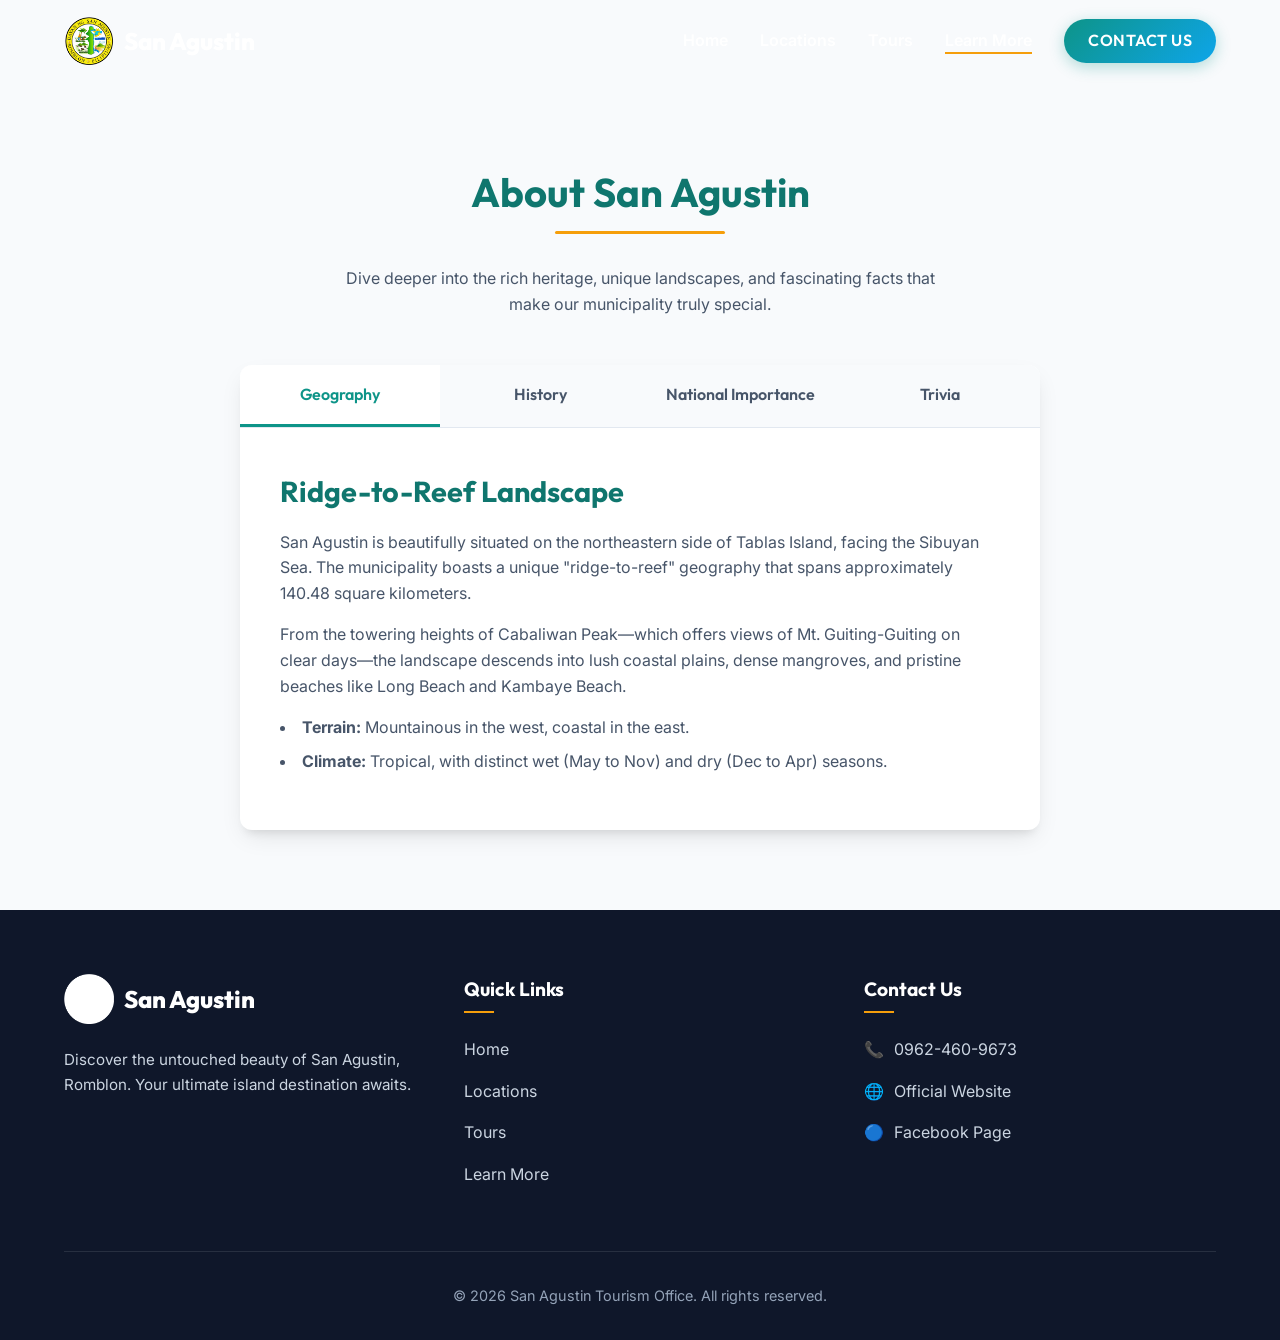
<file: learn-more.html>
<!DOCTYPE html>
<html lang="en">
<head>
    <meta charset="UTF-8">
    <meta name="viewport" content="width=device-width, initial-scale=1.0">
    <title>Learn More | San Agustin Tourism</title>
    <meta name="description" content="Learn about the history, geography, and trivia of San Agustin, Romblon.">
    <link rel="stylesheet" href="styles.css">
</head>
<body style="padding-top: 80px;">

    <header class="scrolled">
        <div class="container">
            <a href="index.html" class="logo">
                <img src="assets/logo San Agustin.png" alt="San Agustin Logo">
                <span>San Agustin</span>
            </a>
            
            <button class="mobile-menu-btn" aria-label="Toggle menu">
                &#9776;
            </button>
            
            <nav>
                <ul>
                    <li><a href="index.html">Home</a></li>
                    <li><a href="locations.html">Locations</a></li>
                    <li><a href="tours.html">Tours</a></li>
                    <li><a href="learn-more.html" class="active">Learn More</a></li>
                    <li><a href="tel:09624609673" class="btn btn-primary" style="color: white; border-radius: 50px; padding: 0.6rem 1.5rem;">Contact Us</a></li>
                </ul>
            </nav>
        </div>
    </header>

    <section class="section container">
        <div class="section-heading fade-in">
            <h2>About San Agustin</h2>
            <p style="color: var(--text-secondary); margin-top: 1rem; max-width: 600px; margin-inline: auto;">Dive deeper into the rich heritage, unique landscapes, and fascinating facts that make our municipality truly special.</p>
        </div>
        
        <div class="tabs-container fade-in">
            <div class="tabs-header">
                <button class="tab-btn active" data-tab="geography">Geography</button>
                <button class="tab-btn" data-tab="history">History</button>
                <button class="tab-btn" data-tab="national">National Importance</button>
                <button class="tab-btn" data-tab="trivia">Trivia</button>
            </div>
            
            <!-- Geography Tab -->
            <div id="geography" class="tab-content active">
                <h3>Ridge-to-Reef Landscape</h3>
                <p>San Agustin is beautifully situated on the northeastern side of Tablas Island, facing the Sibuyan Sea. The municipality boasts a unique "ridge-to-reef" geography that spans approximately 140.48 square kilometers.</p>
                <p>From the towering heights of Cabaliwan Peak—which offers views of Mt. Guiting-Guiting on clear days—the landscape descends into lush coastal plains, dense mangroves, and pristine beaches like Long Beach and Kambaye Beach.</p>
                <ul>
                    <li><strong>Terrain:</strong> Mountainous in the west, coastal in the east.</li>
                    <li><strong>Climate:</strong> Tropical, with distinct wet (May to Nov) and dry (Dec to Apr) seasons.</li>
                </ul>
            </div>
            
            <!-- History Tab -->
            <div id="history" class="tab-content">
                <h3>From Guintigui-an to San Agustin</h3>
                <p>The area's original name was <strong>Guintigui-an</strong>, named after the abundance of a local fish called 'tigue'. It was initially inhabited by Negrito and Mangyan tribes before migrants, notably the Montesa family from Romblon Island, settled the region.</p>
                <p>During the Spanish Era (around 1635), a settlement was established and the first church was built using coral stone and lime. For a long period in its later history, the town was known as <strong>Badajoz</strong>.</p>
                <p>On June 20, 1957, Republic Act No. 1660 officially renamed the town to <strong>San Agustin</strong>, in honor of its patron saint, St. Augustine of Hippo.</p>
            </div>
            
            <!-- National Importance Tab -->
            <div id="national" class="tab-content">
                <h3>Eco-Tourism and Agriculture Hub</h3>
                <p>San Agustin plays a crucial role in the province of Romblon, balancing environmental preservation with economic growth. As an emerging eco-tourism destination, it houses protected marine areas that are vital to national biodiversity conservation efforts.</p>
                <p>Economically, San Agustin is an agricultural powerhouse within the province. About half of its workforce is engaged in farming and fishing.</p>
                <ul>
                    <li><strong>Coconut Farming:</strong> The primary agricultural driver of the local economy.</li>
                    <li><strong>Cottage Industries:</strong> Known for traditional raffia weaving and crafting brooms from tiger grass.</li>
                </ul>
            </div>
            
            <!-- Trivia Tab -->
            <div id="trivia" class="tab-content">
                <h3>Fascinating Facts</h3>
                <p>Discover some of the unique things you might not know about San Agustin:</p>
                <ul>
                    <li><strong>The Only Blue Hole:</strong> San Agustin is home to the only known "Blue Hole" in the Philippines, a massive underwater sinkhole that draws scuba divers globally.</li>
                    <li><strong>Sunken Spanish Galleon:</strong> The waters off Barangay Carmen hold a sunken Spanish galleon, adding a touch of historical mystery to diving expeditions.</li>
                    <li><strong>Festivals:</strong> The town vibrantly celebrates the <em>Kalipayan Festival</em> to honor St. Augustine, alongside the <em>Sabwagan Festival</em> in Brgy. Carmen.</li>
                    <li><strong>Language:</strong> The primary language spoken by the locals is Romblomanon.</li>
                </ul>
            </div>
        </div>
    </section>

    <footer>
        <div class="container">
            <div class="footer-grid">
                <div class="footer-col">
                    <a href="index.html" class="logo" style="margin-bottom: 1.5rem; display: inline-flex;">
                        <img src="assets/logo San Agustin.png" alt="San Agustin Logo" style="filter: brightness(0) invert(1);">
                        <span style="color: white;">San Agustin</span>
                    </a>
                    <p>Discover the untouched beauty of San Agustin, Romblon. Your ultimate island destination awaits.</p>
                </div>
                
                <div class="footer-col">
                    <h3>Quick Links</h3>
                    <ul class="contact-info" style="list-style: none; padding: 0;">
                        <li><a href="index.html">Home</a></li>
                        <li><a href="locations.html">Locations</a></li>
                        <li><a href="tours.html">Tours</a></li>
                        <li><a href="learn-more.html">Learn More</a></li>
                    </ul>
                </div>
                
                <div class="footer-col">
                    <h3>Contact Us</h3>
                    <ul class="contact-info" style="list-style: none; padding: 0;">
                        <li>
                            <span>📞</span> 
                            <a href="tel:09624609673">0962-460-9673</a>
                        </li>
                        <li>
                            <span>🌐</span> 
                            <a href="https://sanagustinromblon.gov.ph/home" target="_blank" rel="noopener noreferrer">Official Website</a>
                        </li>
                        <li>
                            <span>🔵</span> 
                            <a href="https://www.facebook.com/uswagsanagustin" target="_blank" rel="noopener noreferrer">Facebook Page</a>
                        </li>
                    </ul>
                </div>
            </div>
            
            <div class="footer-bottom">
                <p>&copy; 2026 San Agustin Tourism Office. All rights reserved.</p>
            </div>
        </div>
    </footer>

    <script src="script.js"></script>
</body>
</html>
</file>
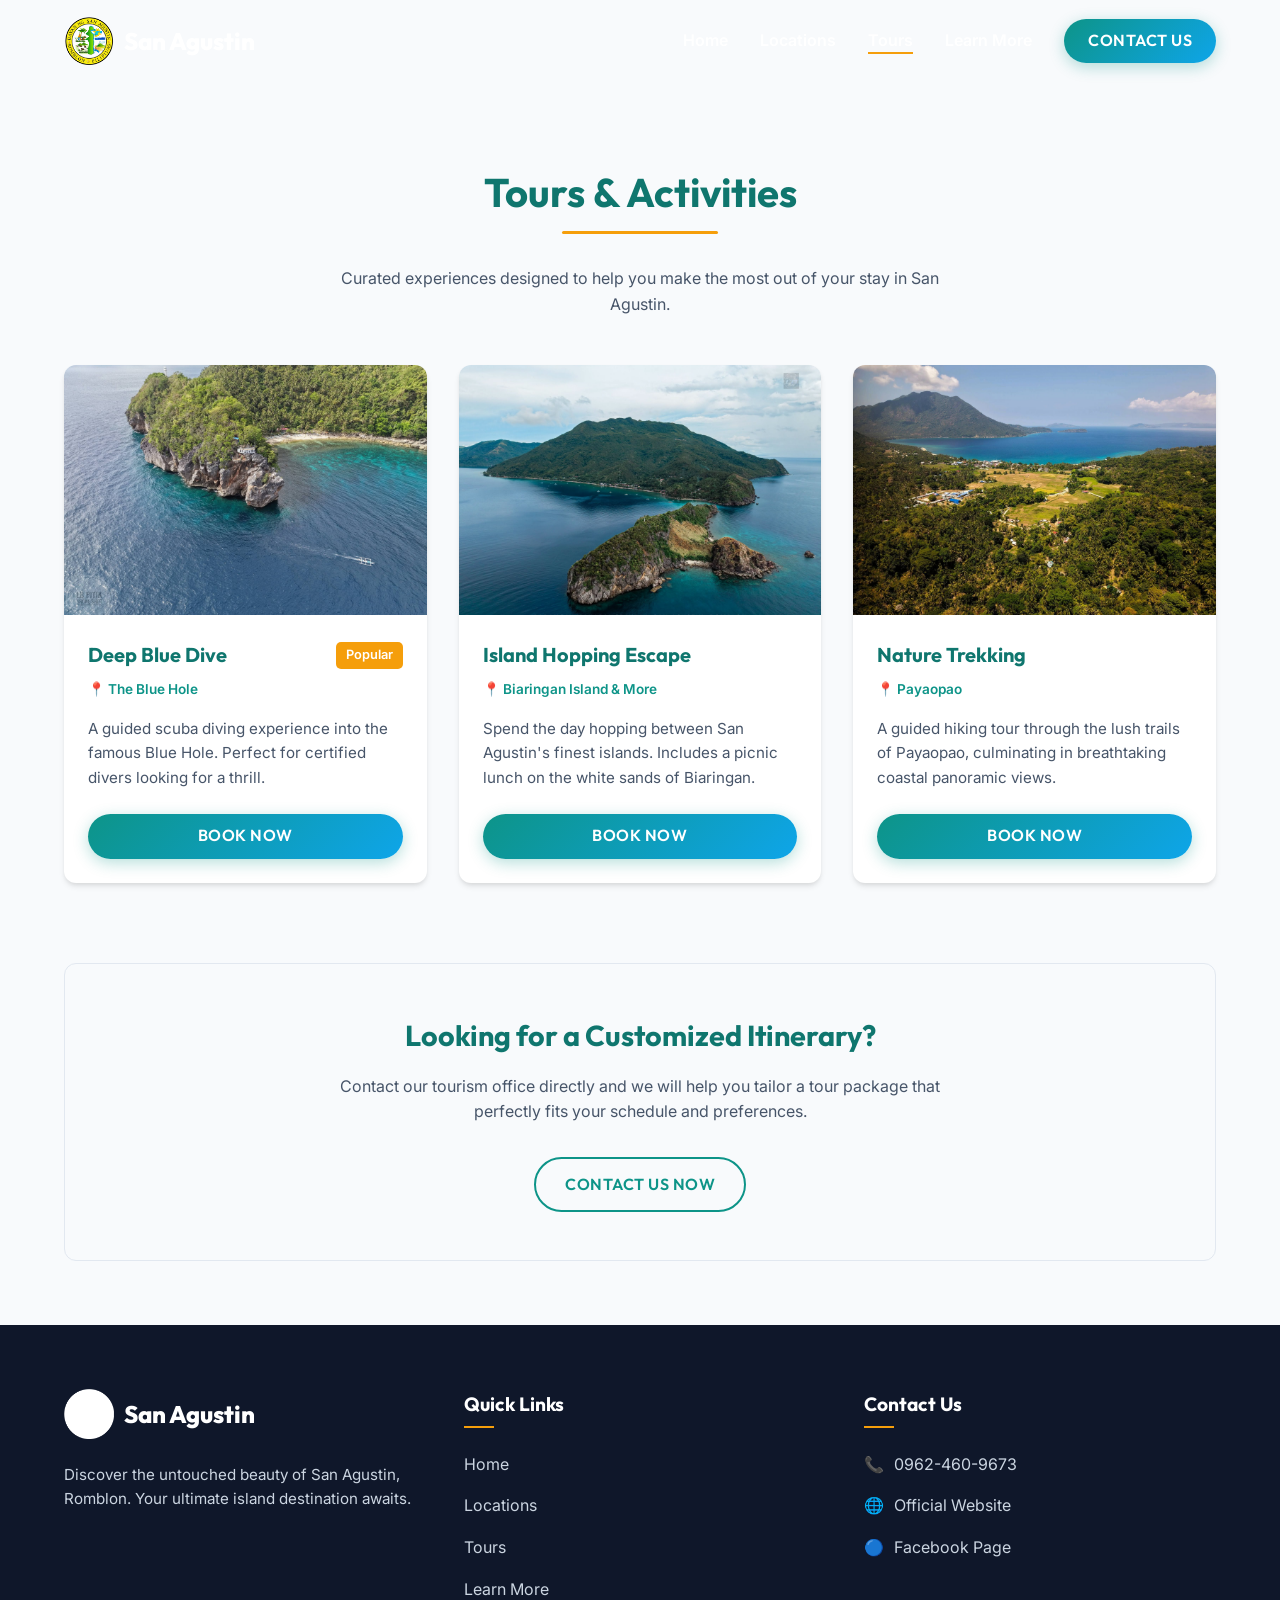
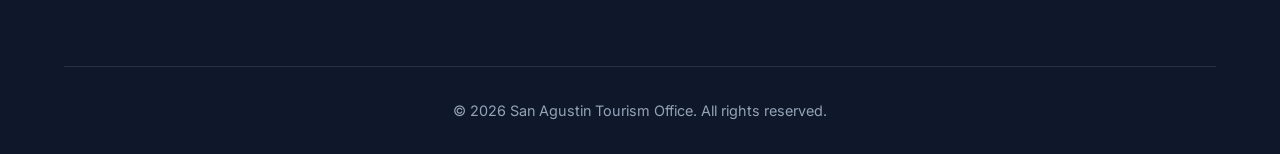
<file: tours.html>
<!DOCTYPE html>
<html lang="en">
<head>
    <meta charset="UTF-8">
    <meta name="viewport" content="width=device-width, initial-scale=1.0">
    <title>Tours & Activities | San Agustin Tourism</title>
    <meta name="description" content="Book your tours and activities in San Agustin, Romblon.">
    <link rel="stylesheet" href="styles.css">
</head>
<body style="padding-top: 80px;">

    <header class="scrolled">
        <div class="container">
            <a href="index.html" class="logo">
                <img src="assets/logo San Agustin.png" alt="San Agustin Logo">
                <span>San Agustin</span>
            </a>
            
            <button class="mobile-menu-btn" aria-label="Toggle menu">
                &#9776;
            </button>
            
            <nav>
                <ul>
                    <li><a href="index.html">Home</a></li>
                    <li><a href="locations.html">Locations</a></li>
                    <li><a href="tours.html" class="active">Tours</a></li>
                    <li><a href="learn-more.html">Learn More</a></li>
                    <li><a href="tel:09624609673" class="btn btn-primary" style="color: white; border-radius: 50px; padding: 0.6rem 1.5rem;">Contact Us</a></li>
                </ul>
            </nav>
        </div>
    </header>

    <section class="section container">
        <div class="section-heading fade-in">
            <h2>Tours & Activities</h2>
            <p style="color: var(--text-secondary); margin-top: 1rem; max-width: 600px; margin-inline: auto;">Curated experiences designed to help you make the most out of your stay in San Agustin.</p>
        </div>
        
        <div class="grid grid-3">
            <!-- Tour 1 -->
            <div class="card fade-in">
                <div class="card-img-wrapper">
                    <img src="locations/mabaybay_bluehole.jpg" alt="Diving at Blue Hole" class="card-img">
                </div>
                <div class="card-content">
                    <div style="display: flex; justify-content: space-between; align-items: center; margin-bottom: 0.5rem;">
                        <h3 class="card-title" style="margin: 0;">Deep Blue Dive</h3>
                        <span style="background: var(--accent-color); color: white; padding: 0.2rem 0.6rem; border-radius: 5px; font-size: 0.8rem; font-weight: 600;">Popular</span>
                    </div>
                    <p style="font-size: 0.85rem; color: var(--primary-color); margin-bottom: 1rem; font-weight: 600;">📍 The Blue Hole</p>
                    <p class="card-desc">A guided scuba diving experience into the famous Blue Hole. Perfect for certified divers looking for a thrill.</p>
                    <a href="tel:09624609673" class="btn btn-primary" style="width: 100%; text-align: center; padding: 0.6rem;">Book Now</a>
                </div>
            </div>
            
            <!-- Tour 2 -->
            <div class="card fade-in" style="transition-delay: 0.1s;">
                <div class="card-img-wrapper">
                    <img src="locations/mabaybay_biaringanisland.jpg" alt="Island Hopping" class="card-img">
                </div>
                <div class="card-content">
                    <h3 class="card-title">Island Hopping Escape</h3>
                    <p style="font-size: 0.85rem; color: var(--primary-color); margin-bottom: 1rem; font-weight: 600;">📍 Biaringan Island & More</p>
                    <p class="card-desc">Spend the day hopping between San Agustin's finest islands. Includes a picnic lunch on the white sands of Biaringan.</p>
                    <a href="tel:09624609673" class="btn btn-primary" style="width: 100%; text-align: center; padding: 0.6rem;">Book Now</a>
                </div>
            </div>

            <!-- Tour 3 -->
            <div class="card fade-in" style="transition-delay: 0.2s;">
                <div class="card-img-wrapper">
                    <img src="locations/payaopao1.jpg" alt="Payaopao Trek" class="card-img">
                </div>
                <div class="card-content">
                    <h3 class="card-title">Nature Trekking</h3>
                    <p style="font-size: 0.85rem; color: var(--primary-color); margin-bottom: 1rem; font-weight: 600;">📍 Payaopao</p>
                    <p class="card-desc">A guided hiking tour through the lush trails of Payaopao, culminating in breathtaking coastal panoramic views.</p>
                    <a href="tel:09624609673" class="btn btn-primary" style="width: 100%; text-align: center; padding: 0.6rem;">Book Now</a>
                </div>
            </div>
        </div>
    </section>

    <!-- Custom Banner for customized tours -->
    <section class="container fade-in">
        <div style="background: var(--bg-color); border: 1px solid #e2e8f0; padding: 3rem; border-radius: var(--border-radius); text-align: center; margin-bottom: 4rem;">
            <h3 style="font-size: 1.8rem; margin-bottom: 1rem; color: var(--primary-dark);">Looking for a Customized Itinerary?</h3>
            <p style="color: var(--text-secondary); margin-bottom: 2rem; max-width: 600px; margin-inline: auto;">Contact our tourism office directly and we will help you tailor a tour package that perfectly fits your schedule and preferences.</p>
            <a href="tel:09624609673" class="btn btn-secondary">Contact Us Now</a>
        </div>
    </section>

    <footer>
        <div class="container">
            <div class="footer-grid">
                <div class="footer-col">
                    <a href="index.html" class="logo" style="margin-bottom: 1.5rem; display: inline-flex;">
                        <img src="assets/logo San Agustin.png" alt="San Agustin Logo" style="filter: brightness(0) invert(1);">
                        <span style="color: white;">San Agustin</span>
                    </a>
                    <p>Discover the untouched beauty of San Agustin, Romblon. Your ultimate island destination awaits.</p>
                </div>
                
                <div class="footer-col">
                    <h3>Quick Links</h3>
                    <ul class="contact-info" style="list-style: none; padding: 0;">
                        <li><a href="index.html">Home</a></li>
                        <li><a href="locations.html">Locations</a></li>
                        <li><a href="tours.html">Tours</a></li>
                        <li><a href="learn-more.html">Learn More</a></li>
                    </ul>
                </div>
                
                <div class="footer-col">
                    <h3>Contact Us</h3>
                    <ul class="contact-info" style="list-style: none; padding: 0;">
                        <li>
                            <span>📞</span> 
                            <a href="tel:09624609673">0962-460-9673</a>
                        </li>
                        <li>
                            <span>🌐</span> 
                            <a href="https://sanagustinromblon.gov.ph/home" target="_blank" rel="noopener noreferrer">Official Website</a>
                        </li>
                        <li>
                            <span>🔵</span> 
                            <a href="https://www.facebook.com/uswagsanagustin" target="_blank" rel="noopener noreferrer">Facebook Page</a>
                        </li>
                    </ul>
                </div>
            </div>
            
            <div class="footer-bottom">
                <p>&copy; 2026 San Agustin Tourism Office. All rights reserved.</p>
            </div>
        </div>
    </footer>

    <script src="script.js"></script>
</body>
</html>
</file>
<file: styles.css>
/* Google Fonts */
@import url('https://fonts.googleapis.com/css2?family=Inter:wght@300;400;600;700&family=Outfit:wght@400;600;800&display=swap');

/* CSS Variables for Premium Design System */
:root {
  --primary-color: #0d9488; /* Tropical Green-Blue */
  --primary-dark: #0f766e;
  --secondary-color: #0ea5e9; /* Ocean Blue */
  --accent-color: #f59e0b; /* Golden Sun */
  --bg-color: #f8fafc;
  --text-primary: #0f172a;
  --text-secondary: #475569;
  --white: #ffffff;
  
  --font-heading: 'Outfit', sans-serif;
  --font-body: 'Inter', sans-serif;
  
  --transition-speed: 0.3s;
  --border-radius: 12px;
  --box-shadow: 0 10px 25px -5px rgba(0, 0, 0, 0.1), 0 8px 10px -6px rgba(0, 0, 0, 0.1);
}

/* Reset & Base Styles */
* {
  margin: 0;
  padding: 0;
  box-sizing: border-box;
}

body {
  font-family: var(--font-body);
  background-color: var(--bg-color);
  color: var(--text-primary);
  line-height: 1.6;
  overflow-x: hidden;
}

h1, h2, h3, h4, h5, h6 {
  font-family: var(--font-heading);
  font-weight: 700;
  color: var(--text-primary);
  margin-bottom: 1rem;
}

a {
  text-decoration: none;
  color: inherit;
}

img {
  max-width: 100%;
  height: auto;
  display: block;
}

/* Utility Classes */
.container {
  width: 90%;
  max-width: 1200px;
  margin: 0 auto;
}

.section {
  padding: 5rem 0;
}

.text-center {
  text-align: center;
}

.btn {
  display: inline-block;
  padding: 0.8rem 1.8rem;
  border-radius: 50px;
  font-weight: 600;
  font-family: var(--font-heading);
  text-transform: uppercase;
  letter-spacing: 0.5px;
  transition: all var(--transition-speed) ease;
  cursor: pointer;
  border: none;
}

.btn-primary {
  background: linear-gradient(135deg, var(--primary-color), var(--secondary-color));
  color: var(--white);
  box-shadow: 0 4px 15px rgba(13, 148, 136, 0.3);
}

.btn-primary:hover {
  transform: translateY(-2px);
  box-shadow: 0 6px 20px rgba(13, 148, 136, 0.4);
}

.btn-secondary {
  background-color: transparent;
  color: var(--primary-color);
  border: 2px solid var(--primary-color);
}

.btn-secondary:hover {
  background-color: var(--primary-color);
  color: var(--white);
}

/* Header & Navigation */
header {
  position: fixed;
  top: 0;
  left: 0;
  width: 100%;
  padding: 1rem 0;
  z-index: 1000;
  transition: all var(--transition-speed) ease;
  background: transparent;
}

header.scrolled {
  background: rgba(255, 255, 255, 0.9);
  backdrop-filter: blur(10px);
  -webkit-backdrop-filter: blur(10px);
  box-shadow: 0 2px 10px rgba(0, 0, 0, 0.05);
  padding: 0.8rem 0;
}

header .container {
  display: flex;
  justify-content: space-between;
  align-items: center;
}

.logo {
  display: flex;
  align-items: center;
  gap: 10px;
  font-family: var(--font-heading);
  font-weight: 800;
  font-size: 1.5rem;
  color: var(--white);
  transition: color var(--transition-speed) ease;
}

.logo img {
  height: 50px;
  width: auto;
}

header.scrolled .logo {
  color: var(--primary-dark);
}

nav ul {
  display: flex;
  list-style: none;
  gap: 2rem;
  align-items: center;
}

nav a {
  font-weight: 600;
  font-size: 1rem;
  color: var(--white);
  transition: color var(--transition-speed) ease;
  position: relative;
}

header.scrolled nav a {
  color: var(--text-primary);
}

nav a::after {
  content: '';
  position: absolute;
  width: 0;
  height: 2px;
  bottom: -4px;
  left: 0;
  background-color: var(--accent-color);
  transition: width var(--transition-speed) ease;
}

nav a:hover::after, nav a.active::after {
  width: 100%;
}

nav a:hover {
  color: var(--accent-color);
}

.mobile-menu-btn {
  display: none;
  background: none;
  border: none;
  font-size: 1.5rem;
  color: var(--white);
  cursor: pointer;
}

header.scrolled .mobile-menu-btn {
  color: var(--text-primary);
}

/* Hero Section */
.hero {
  height: 100vh;
  min-height: 600px;
  background-size: cover;
  background-position: center;
  background-attachment: fixed;
  display: flex;
  align-items: center;
  position: relative;
  overflow: hidden;
}

.hero::before {
  content: '';
  position: absolute;
  top: 0; left: 0; width: 100%; height: 100%;
  background: linear-gradient(to bottom, rgba(0,0,0,0.3) 0%, rgba(0,0,0,0.6) 100%);
  z-index: 1;
}

.hero .container {
  position: relative;
  z-index: 2;
  text-align: center;
  color: var(--white);
}

.hero h1 {
  font-size: clamp(3rem, 5vw, 5rem);
  color: var(--white);
  margin-bottom: 1.5rem;
  line-height: 1.1;
  text-shadow: 2px 2px 4px rgba(0,0,0,0.3);
}

.hero p {
  font-size: 1.25rem;
  margin-bottom: 2.5rem;
  max-width: 700px;
  margin-inline: auto;
  text-shadow: 1px 1px 2px rgba(0,0,0,0.3);
}

/* Section Headings */
.section-heading {
  text-align: center;
  margin-bottom: 3rem;
}

.section-heading h2 {
  font-size: 2.5rem;
  color: var(--primary-dark);
  position: relative;
  display: inline-block;
  padding-bottom: 10px;
}

.section-heading h2::after {
  content: '';
  position: absolute;
  width: 50%;
  height: 3px;
  background: var(--accent-color);
  bottom: 0;
  left: 25%;
  border-radius: 2px;
}

/* Grid Layouts */
.grid {
  display: grid;
  gap: 2rem;
}

.grid-3 {
  grid-template-columns: repeat(auto-fit, minmax(300px, 1fr));
}

.grid-2 {
  grid-template-columns: repeat(auto-fit, minmax(400px, 1fr));
}

/* Cards */
.card {
  background: var(--white);
  border-radius: var(--border-radius);
  overflow: hidden;
  box-shadow: 0 4px 6px -1px rgba(0, 0, 0, 0.1), 0 2px 4px -1px rgba(0, 0, 0, 0.06);
  transition: transform var(--transition-speed) ease, box-shadow var(--transition-speed) ease;
}

.card:hover {
  transform: translateY(-10px);
  box-shadow: var(--box-shadow);
}

.card-img-wrapper {
  position: relative;
  overflow: hidden;
  height: 250px;
}

.card-img {
  width: 100%;
  height: 100%;
  object-fit: cover;
  transition: transform 0.5s ease;
}

.card:hover .card-img {
  transform: scale(1.05);
}

.card-content {
  padding: 1.5rem;
}

.card-title {
  font-size: 1.25rem;
  margin-bottom: 0.5rem;
  color: var(--primary-dark);
}

.card-desc {
  color: var(--text-secondary);
  font-size: 0.95rem;
  margin-bottom: 1.5rem;
}

/* Call to Action Banner */
.cta-banner {
  background: linear-gradient(135deg, var(--primary-dark), var(--secondary-color));
  color: var(--white);
  text-align: center;
  padding: 4rem 2rem;
  border-radius: var(--border-radius);
  margin: 4rem auto;
  box-shadow: var(--box-shadow);
}

.cta-banner h2 {
  color: var(--white);
  margin-bottom: 1rem;
}

/* Footer */
footer {
  background-color: var(--text-primary);
  color: var(--white);
  padding: 4rem 0 2rem;
}

.footer-grid {
  display: grid;
  grid-template-columns: repeat(auto-fit, minmax(250px, 1fr));
  gap: 3rem;
  margin-bottom: 3rem;
}

.footer-col h3 {
  color: var(--white);
  font-size: 1.2rem;
  margin-bottom: 1.5rem;
  position: relative;
  padding-bottom: 0.5rem;
}

.footer-col h3::after {
  content: '';
  position: absolute;
  width: 30px;
  height: 2px;
  background: var(--accent-color);
  bottom: 0;
  left: 0;
}

.footer-col p {
  color: #cbd5e1;
  font-size: 0.95rem;
  margin-bottom: 1rem;
}

.contact-info li {
  display: flex;
  align-items: center;
  gap: 10px;
  margin-bottom: 1rem;
  color: #cbd5e1;
}

.contact-info li a {
  transition: color var(--transition-speed);
}

.contact-info li a:hover {
  color: var(--accent-color);
}

.social-links {
  display: flex;
  gap: 1rem;
  margin-top: 1rem;
}

.social-links a {
  display: inline-flex;
  align-items: center;
  justify-content: center;
  width: 40px;
  height: 40px;
  border-radius: 50%;
  background: rgba(255,255,255,0.1);
  color: var(--white);
  transition: all var(--transition-speed);
}

.social-links a:hover {
  background: var(--accent-color);
  transform: translateY(-3px);
}

.footer-bottom {
  text-align: center;
  padding-top: 2rem;
  border-top: 1px solid rgba(255,255,255,0.1);
  color: #94a3b8;
  font-size: 0.9rem;
}

/* Trivia Teaser */
.trivia-teaser {
  background: var(--primary-dark);
  color: var(--white);
  padding: 4rem 2rem;
  border-radius: var(--border-radius);
  text-align: center;
  position: relative;
  overflow: hidden;
}

.trivia-teaser::after {
  content: '?';
  position: absolute;
  font-size: 15rem;
  font-weight: 800;
  color: rgba(255,255,255,0.05);
  top: -50px;
  right: 20px;
  line-height: 1;
}

.trivia-teaser h3 {
  color: var(--accent-color);
  font-size: 1.5rem;
  margin-bottom: 1rem;
}

.trivia-teaser p {
  font-size: 1.1rem;
  margin-bottom: 2rem;
  max-width: 600px;
  margin-inline: auto;
}

/* Tabs System */
.tabs-container {
  max-width: 800px;
  margin: 0 auto;
  background: var(--white);
  border-radius: var(--border-radius);
  box-shadow: var(--box-shadow);
  overflow: hidden;
}

.tabs-header {
  display: flex;
  background: var(--bg-color);
  border-bottom: 1px solid #e2e8f0;
}

.tab-btn {
  flex: 1;
  padding: 1.2rem 1rem;
  background: none;
  border: none;
  font-family: var(--font-heading);
  font-weight: 600;
  font-size: 1rem;
  color: var(--text-secondary);
  cursor: pointer;
  transition: all var(--transition-speed);
  border-bottom: 3px solid transparent;
}

.tab-btn:hover {
  color: var(--primary-color);
  background: rgba(13, 148, 136, 0.05);
}

.tab-btn.active {
  color: var(--primary-color);
  border-bottom-color: var(--primary-color);
  background: var(--white);
}

.tab-content {
  display: none;
  padding: 2.5rem;
  animation: fadeIn 0.4s ease;
}

.tab-content.active {
  display: block;
}

.tab-content h3 {
  color: var(--primary-dark);
  font-size: 1.8rem;
  margin-bottom: 1rem;
}

.tab-content p {
  color: var(--text-secondary);
  margin-bottom: 1rem;
}

.tab-content ul {
  list-style: disc inside;
  color: var(--text-secondary);
  margin-bottom: 1rem;
}

.tab-content li {
  margin-bottom: 0.5rem;
}

@keyframes fadeIn {
  from { opacity: 0; transform: translateY(10px); }
  to { opacity: 1; transform: translateY(0); }
}

/* Map Widget */
.map-container {
  border-radius: var(--border-radius);
  overflow: hidden;
  box-shadow: var(--box-shadow);
  height: 400px;
  margin-bottom: 2rem;
}

.map-container iframe {
  width: 100%;
  height: 100%;
  border: 0;
}

/* Animations */
.fade-in {
  opacity: 0;
  transform: translateY(30px);
  transition: opacity 0.8s ease, transform 0.8s ease;
}

.fade-in.appear {
  opacity: 1;
  transform: translateY(0);
}

/* Responsive */
@media (max-width: 768px) {
  .mobile-menu-btn {
    display: block;
  }

  nav ul {
    position: absolute;
    top: 100%;
    left: 0;
    width: 100%;
    background: var(--white);
    flex-direction: column;
    padding: 2rem;
    gap: 1.5rem;
    box-shadow: 0 10px 15px -3px rgba(0, 0, 0, 0.1);
    transform: translateY(-150%);
    opacity: 0;
    transition: all 0.4s ease;
    z-index: -1;
  }

  nav ul.show {
    transform: translateY(0);
    opacity: 1;
  }

  nav a {
    color: var(--text-primary);
  }
  
  header:not(.scrolled) .logo {
    color: var(--white);
    text-shadow: 1px 1px 2px rgba(0,0,0,0.5);
  }
}
</file>
